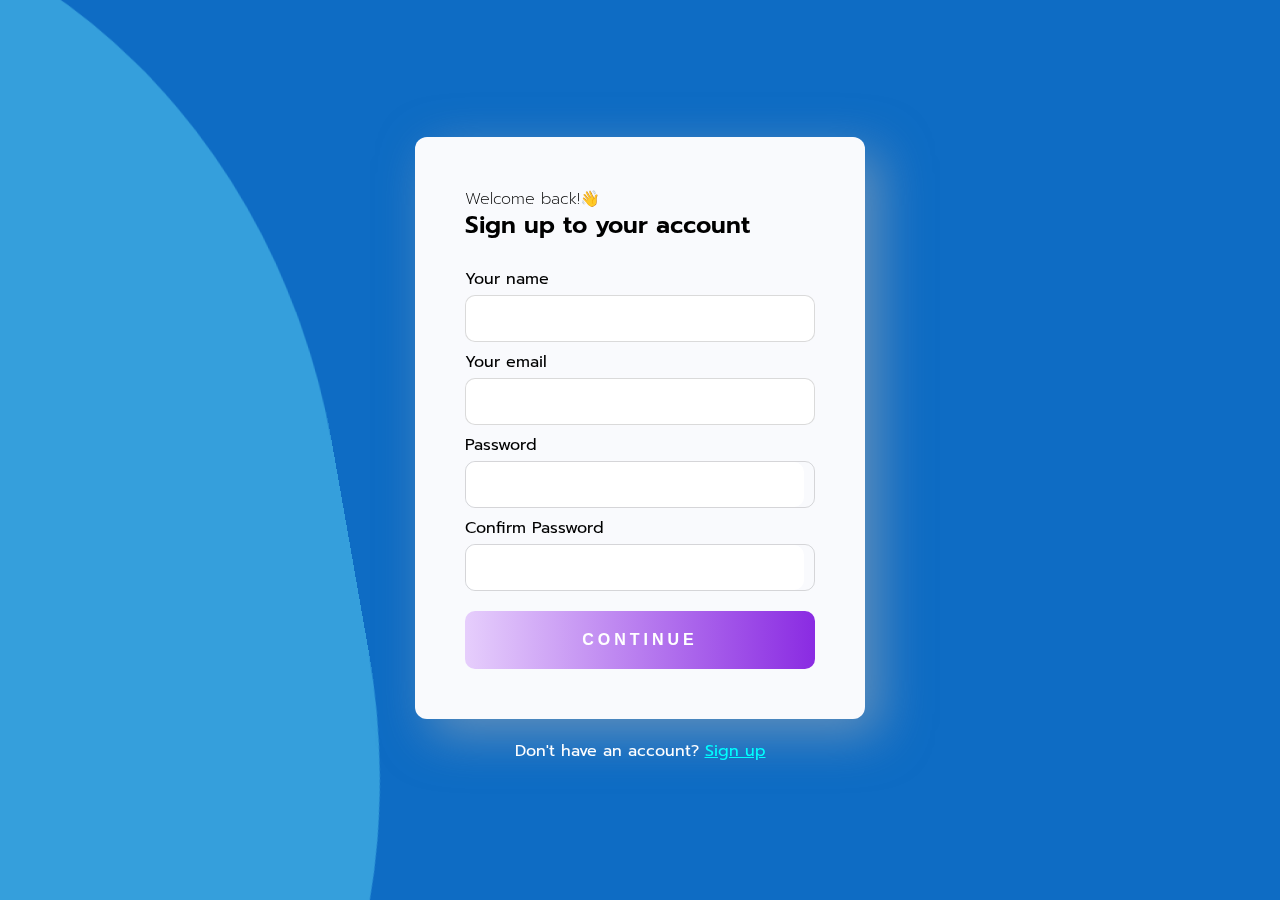
<file: index.html>
<!DOCTYPE html>
<html lang="en">
    <head>
        <meta charset="UTF-8" />
        <meta name="viewport" content="width=device-width, initial-scale=1.0" />
        <title>Document</title>
        <link rel="stylesheet" href="style.css" />
        <link rel="preconnect" href="https://fonts.googleapis.com" />
        <link rel="preconnect" href="https://fonts.gstatic.com" crossorigin />
        <link
            rel="stylesheet"
            href="https://fonts.googleapis.com/css2?family=Material+Symbols+Outlined:opsz,wght,FILL,GRAD@24,400,0,0" />
        <link
            href="https://fonts.googleapis.com/css2?family=Prompt:ital,wght@0,100;0,300;0,400;0,500;0,600;0,700;0,900;1,100&display=swap"
            rel="stylesheet" />
    </head>
    <body>
         
        <div class='box'>
            <div class='wave -one'></div>
            <div class='wave -two'></div>
            <div class='wave -three'></div>
          </div>          
        <div class="form-container">
            <form>
                <p id="welcome">Welcome back!👋</p>
                <h2>Sign up to your account</h2>
                <label for="name">Your name</label>
                <input id="name" type="text" />
                <label for="email">Your email</label>
                <input id="email" type="email" />
                <label for="password">Password</label>
                <div class="password">
                    <input id="password" class="password-input" type="password" />
                </div>
                <label for="final-password">Confirm Password</label>
                <div class="password">
                    <input id="final-password" type="password" class="password-input" />
                </div>
                <button class="submit">CONTINUE</button>
                <p id="error">Error: All fields are mandatory</p>
            </form>
            <p id="sign-up-button">Don't have an account? <a href="#">Sign up</a></p>
        </div>
        <script src="script.js"></script>
    </body>
</html>
</file>
<file: style.css>
*{
    margin: 0;
    padding: 0;
}
body{
    background-color: #F9FAFD;
    font-family: 'Prompt', sans-serif;
}
.form-container{
    display: flex;
    flex-direction: column;
    align-items: center;
    height: 100vh;
    box-sizing: border-box;
    justify-content: center;
    position: relative;
    z-index: 20;
}
.eye{
    cursor: pointer;
}
#welcome{
    font-weight: 200;
}
h2{
    font-weight: 600;
    margin-top: -4px;
    margin-bottom: 16px;
}
label{
    margin: 8px 0 4px 0;
}
form{
    border-radius: 12px;
    box-shadow: 15px 15px 50px rgba(182, 180, 180, 0.5);
    width: 450px;
    box-sizing: border-box;
    display: flex;
    flex-direction: column;
    padding: 50px;
    background-color: #F9FAFD;
}
input{
    border: 1px solid rgba(0, 0, 0, 0.144);
    font-size: 18px;
    border-radius: 10px;
    box-sizing: border-box;
    padding: 12px;
    width: 100%;
    outline: none;
}
.password{
    display: flex;  
    align-items: center;
    box-sizing: border-box;
    padding-right: 10px;
    border-radius: 10px;
    border: 1px solid rgba(0, 0, 0, 0.144);
}
.password-input{
    border: none;
}
.submit{
    border: none;
    background: linear-gradient(90deg, rgb(230, 206, 252), blueviolet);
    border-radius: 10px;
    margin-top: 20px;
    padding: 20px 30px;
    color: white;
    font-size: 16px;
    font-weight: 700;
    letter-spacing: 4px;
    cursor: pointer;
    width: 100%;
    /* transition: background 5s linear; */
}
.submit:hover{
    background: linear-gradient(90deg, blueviolet, deepskyblue);
    /* transition: background 5s linear; */
}
#sign-up-button{
    margin-top: 20px;
    color: rgb(255, 255, 255);
}
a{
    color: aqua;
}
#error{
    color: blueviolet;
    font-size: 18px;
    font-weight: 500;
    text-align: center;
    margin-top: 28px;
    outline: none;
    border-radius: 10px;
    width: 100%;
    display: none;
}

/* background styling */
.container{
    position: absolute;
    left: 0;
    right: 0;
    top: 0;
    bottom: 0;
    margin: auto;
    height: 100vh;
    overflow: hidden;
}
.line{
    position: absolute;
    width: 100%;
    overflow: hidden;
    height: 100%;
    box-sizing: border-box;
    background: blueviolet;
}
.line-1{
    z-index: 15;
    opacity: 0.5;
}
.line-2{
    z-index: 10;
    opacity: 0.7;
}style.css
.line-3{
    z-index: 5;
}
.wave{
    position: absolute;
    left: 0;
    width: 200%;
    height: 100%;
    box-sizing: border-box;
    background-repeat: repeat no-repeat;
    background-position: 0 bottom;
    transform-origin: center bottom;
}
.wave1{
    background-size: 50% 80px;
}
.wave2{
    background-size: 50% 100px;
    animation: animate 12s linear infinite;
}

.wave3{
    background-size: 50% 80px;
    animation: animate 18s linear infinite;
}
@keyframes animate{
    0%{
        transform: translateX(0) translateZ(0) scaleY(1);
    }
    50%{
        transform: translateX(-25%) translateZ(0) scaleY(0.5);
    }
    100%{
        transform: translateX(-50%) translateZ(0) scaleY(1);
    }
}

@media screen and (max-width:550px){
    form{
        width: 80vw;
        height: fit-content;
        padding: 30px;
    }
    input{
        height: 20px;
        font-size: 14px;
    }
    label{
        font-size: 14px;
    }
    .submit{
        font-size: 12px;
        padding: 10px;
    }
    h2{
        font-size: 16px;
        margin-top: -4px;
    }
}
@media screen and (max-height:800px) {
    form{
        width: 30vw;
        height: fit-content;
        padding: 30px;
    }
    input{
        height: 25px;
        font-size: 14px;
        padding: 15px;
    }
    label{
        font-size: 14px;
    }
    .submit{
        font-size: 12px;
        padding: 10px;
    }
    h2{
        font-size: 16px;
        margin-top: -4px;
    }
}
@media screen and (max-width:800px) and (max-height:800px) {
    
    form{
        width: 400px;
        height: fit-content;
        padding: 30px;
    }
    input{
        height: 25px;
        font-size: 14px;
        padding: 15px;
    }
    label{
        font-size: 14px;
    }
    .submit{
        font-size: 12px;
        padding: 10px;
    }
    h2{
        font-size: 16px;
        margin-top: -4px;
    }
}
@media screen and (max-width:500px) and (max-height:800px) {
    form{
        width: 300px;
        height: fit-content;
        padding: 30px;
    }
    input{
        height: 25px;
        font-size: 14px;
        padding: 15px;
    }
    label{
        font-size: 14px;
    }
    .submit{
        font-size: 12px;
        padding: 10px;
    }
    h2{
        font-size: 16px;
        margin-top: -4px;
    }
    .submit{
        font-size: 12px;
    }
}
@media screen and (max-width:350px) and (max-height:800px) {
    form{
        width: 250px;
        height: fit-content;
        padding: 30px;
    }
    input{
        height: 25px;
        font-size: 14px;
        padding: 15px;
    }
    label{
        font-size: 14px;
    }
    .submit{
        font-size: 12px;
        padding: 10px;
    }
    h2{
        font-size: 16px;
        margin-top: -4px;
    }
    .submit{
        font-size: 10px;
    }
}
@media screen and (max-width:280px) and (max-height:800px) {
    #welcome{
        font-size: 12px;
    }
    form{
        width: 200px;
        height: fit-content;
        padding: 30px;
    }
    input{
        height: 18px;
        font-size: 12px;
        padding: 10px;
    }
    label{
        font-size: 12px;
    }
    .submit{
        font-size: 12px;
        padding: 10px;
    }
    h2{
        font-size: 14px;
        margin-top: -4px;
    }
    .submit{
        font-size: 10px;
    }
}



body{
	margin: 0;
	padding: 0;
	background-color: #0e6cc4;
	overflow-x:hidden;
	overflow-y:hidden;
}

/*waves****************************/


.box {
	position: fixed;
	top: 0;
	transform: rotate(80deg);
	left: 0;
}

.wave {
	position: fixed;
	top: 0;
	left: 0;
  opacity: .4;
  position: absolute;
  top: 3%;
  left: 10%;
  background: #0af;
  width: 1500px;
  height: 1300px;
  margin-left: -150px;
  margin-top: -250px;
  transform-origin: 50% 48%;
  border-radius: 43%;
  animation: drift 7000ms infinite linear;
}

.wave.-three {
  animation: drift 7500ms infinite linear;
	position: fixed;
	background-color: #77daff;
}

.wave.-two {
  animation: drift 3000ms infinite linear;
  opacity: .1;
  background: black;
	position: fixed;
}

.box:after {
  content: '';
  display: block;
  left: 0;
  top: 0;
  width: 100%;
  height: 100%;
  z-index: 11;
  transform: translate3d(0, 0, 0);
}

@keyframes drift {
  from { transform: rotate(0deg); }
  from { transform: rotate(360deg); }
}

/*LOADING SPACE*/

.contain {
	animation-delay: 4s;
	z-index: 1000;
	position: fixed;
	top: 0;
	left: 0;
	bottom: 0;
	right: 0;
  display: -webkit-box;
  display: -ms-flexbox;
  display: flex;
  -ms-flex-flow: row nowrap;
  flex-flow: row nowrap;
  -webkit-box-pack: center;
  -ms-flex-pack: center;
  justify-content: center;
  -webkit-box-align: center;
  -ms-flex-align: center;
  align-items: center;

  background: #25a7d7;
  background: -webkit-linear-gradient(#25a7d7, #2962FF);
  background: linear-gradient(#25a7d7, #25a7d7);
}

.icon {
  width: 100px;
  height: 100px;
  margin: 0 5px;
}

/*Animation*/
.icon:nth-child(2) img {-webkit-animation-delay: 0.2s;animation-delay: 0.2s}
.icon:nth-child(3) img {-webkit-animation-delay: 0.3s;animation-delay: 0.3s}
.icon:nth-child(4) img {-webkit-animation-delay: 0.4s;animation-delay: 0.4s}

.icon img {
  -webkit-animation: anim 2s ease infinite;
  animation: anim 2s ease infinite;
  -webkit-transform: scale(0,0) rotateZ(180deg);
  transform: scale(0,0) rotateZ(180deg);
}

@-webkit-keyframes anim{
  0% {
    -webkit-transform: scale(0,0) rotateZ(-90deg);
    transform: scale(0,0) rotateZ(-90deg);opacity:0
  }
  30% {
    -webkit-transform: scale(1,1) rotateZ(0deg);
    transform: scale(1,1) rotateZ(0deg);opacity:1
  }
  50% {
    -webkit-transform: scale(1,1) rotateZ(0deg);
    transform: scale(1,1) rotateZ(0deg);opacity:1
  }
  80% {
    -webkit-transform: scale(0,0) rotateZ(90deg);
    transform: scale(0,0) rotateZ(90deg);opacity:0
  }
}

@keyframes anim{
  0% {
    -webkit-transform: scale(0,0) rotateZ(-90deg);
    transform: scale(0,0) rotateZ(-90deg);opacity:0
  }
  30% {
    -webkit-transform: scale(1,1) rotateZ(0deg);transform: scale(1,1) rotateZ(0deg);opacity:1
  }
  50% {
    -webkit-transform: scale(1,1) rotateZ(0deg);
    transform: scale(1,1) rotateZ(0deg);opacity:1
  }
  80% {
    -webkit-transform: scale(0,0) rotateZ(90deg);
    transform: scale(0,0) rotateZ(90deg);opacity:0
  }
}
</file>
